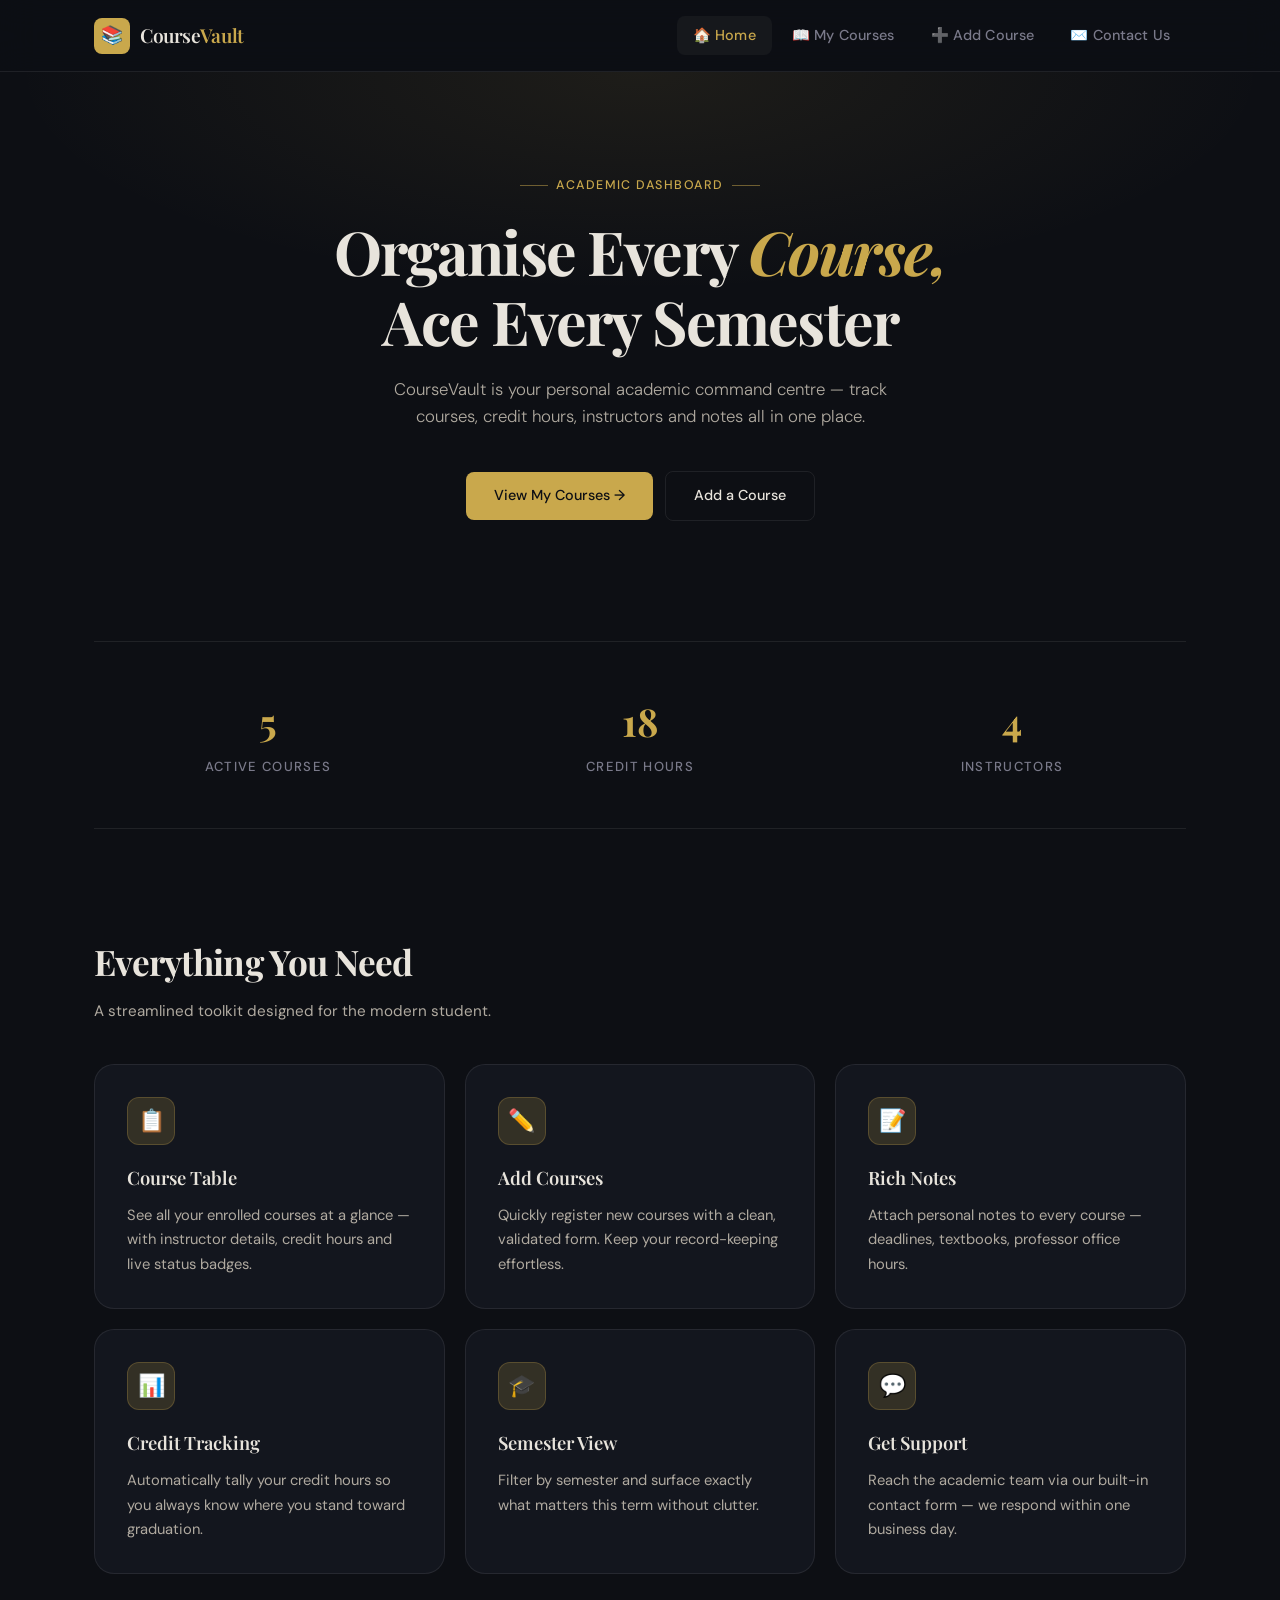
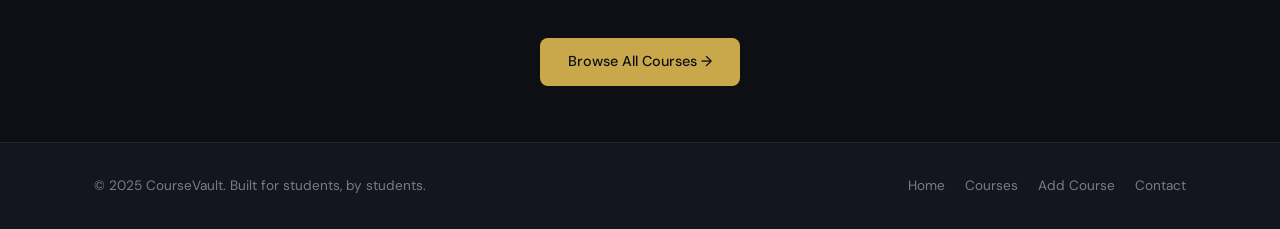
<file: index.html>
<!DOCTYPE html>
<html lang="en">
<head>
  <meta charset="UTF-8" />
  <meta name="viewport" content="width=device-width, initial-scale=1.0" />
  <title>CourseVault — Personal Course Organizer</title>
<link rel="stylesheet" href="style.css" />
</head>
<body>

  <!-- ═══ HEADER ═══ -->
  <header>
    <div class="container nav-inner">
      <a href="index.html" class="nav-logo" aria-label="CourseVault Home">
        <div class="nav-logo-icon">📚</div>
        <span class="nav-logo-text">Course<span>Vault</span></span>
      </a>

      <button class="nav-toggle" id="navToggle" aria-label="Toggle menu" aria-expanded="false">
        <span></span><span></span><span></span>
      </button>

      <nav id="mainNav" aria-label="Primary navigation">
        <ul>
          <li><a href="index.html" class="active">🏠 Home</a></li>
          <li><a href="courses.html">📖 My Courses</a></li>
          <li><a href="add-course.html">➕ Add Course</a></li>
          <li><a href="contact.html">✉️ Contact Us</a></li>
        </ul>
      </nav>
    </div>
  </header>

  <!-- ═══ MAIN ═══ -->
  <main>

    <!-- Hero -->
    <section class="hero" aria-labelledby="hero-title">
      <div class="container">
        <div class="hero-eyebrow fade-up">Academic Dashboard</div>
        <h1 id="hero-title" class="fade-up fade-up-1">
          Organise Every <em>Course,</em><br>Ace Every Semester
        </h1>
        <p class="hero-sub fade-up fade-up-2">
          CourseVault is your personal academic command centre — track
          courses, credit hours, instructors and notes all in one place.
        </p>
        <div class="btn-group fade-up fade-up-3">
          <a href="courses.html" class="btn btn-primary">View My Courses →</a>
          <a href="add-course.html" class="btn btn-outline">Add a Course</a>
        </div>
      </div>
    </section>

    <!-- Stats -->
    <section aria-label="Quick statistics">
      <div class="container">
        <div class="stats-row">
          <div>
            <span class="stat-num">5</span>
            <span class="stat-label">Active Courses</span>
          </div>
          <div>
            <span class="stat-num">18</span>
            <span class="stat-label">Credit Hours</span>
          </div>
          <div>
            <span class="stat-num">4</span>
            <span class="stat-label">Instructors</span>
          </div>
        </div>
      </div>
    </section>

    <!-- Features -->
    <section class="section" aria-labelledby="features-title">
      <div class="container">
        <div class="section-heading">
          <h2 id="features-title">Everything You Need</h2>
          <p>A streamlined toolkit designed for the modern student.</p>
        </div>

        <div class="cards-grid">
          <article class="card fade-up">
            <div class="card-icon">📋</div>
            <h3>Course Table</h3>
            <p>See all your enrolled courses at a glance — with instructor details, credit hours and live status badges.</p>
          </article>

          <article class="card fade-up fade-up-1">
            <div class="card-icon">✏️</div>
            <h3>Add Courses</h3>
            <p>Quickly register new courses with a clean, validated form. Keep your record-keeping effortless.</p>
          </article>

          <article class="card fade-up fade-up-2">
            <div class="card-icon">📝</div>
            <h3>Rich Notes</h3>
            <p>Attach personal notes to every course — deadlines, textbooks, professor office hours.</p>
          </article>

          <article class="card fade-up fade-up-3">
            <div class="card-icon">📊</div>
            <h3>Credit Tracking</h3>
            <p>Automatically tally your credit hours so you always know where you stand toward graduation.</p>
          </article>

          <article class="card fade-up">
            <div class="card-icon">🎓</div>
            <h3>Semester View</h3>
            <p>Filter by semester and surface exactly what matters this term without clutter.</p>
          </article>

          <article class="card fade-up fade-up-1">
            <div class="card-icon">💬</div>
            <h3>Get Support</h3>
            <p>Reach the academic team via our built-in contact form — we respond within one business day.</p>
          </article>
        </div>

        <div style="text-align:center;">
          <a href="courses.html" class="btn btn-primary">Browse All Courses →</a>
        </div>
      </div>
    </section>

  </main>

  <!-- ═══ FOOTER ═══ -->
  <footer>
    <div class="container footer-inner">
      <p class="footer-copy">© 2025 CourseVault. Built for students, by students.</p>
      <nav class="footer-links" aria-label="Footer links">
        <a href="index.html">Home</a>
        <a href="courses.html">Courses</a>
        <a href="add-course.html">Add Course</a>
        <a href="contact.html">Contact</a>
      </nav>
    </div>
  </footer>

  <script>
    const toggle = document.getElementById('navToggle');
    const nav    = document.getElementById('mainNav');
    toggle.addEventListener('click', () => {
      const open = nav.classList.toggle('open');
      toggle.setAttribute('aria-expanded', open);
    });
  </script>

</body>
</html>
</file>
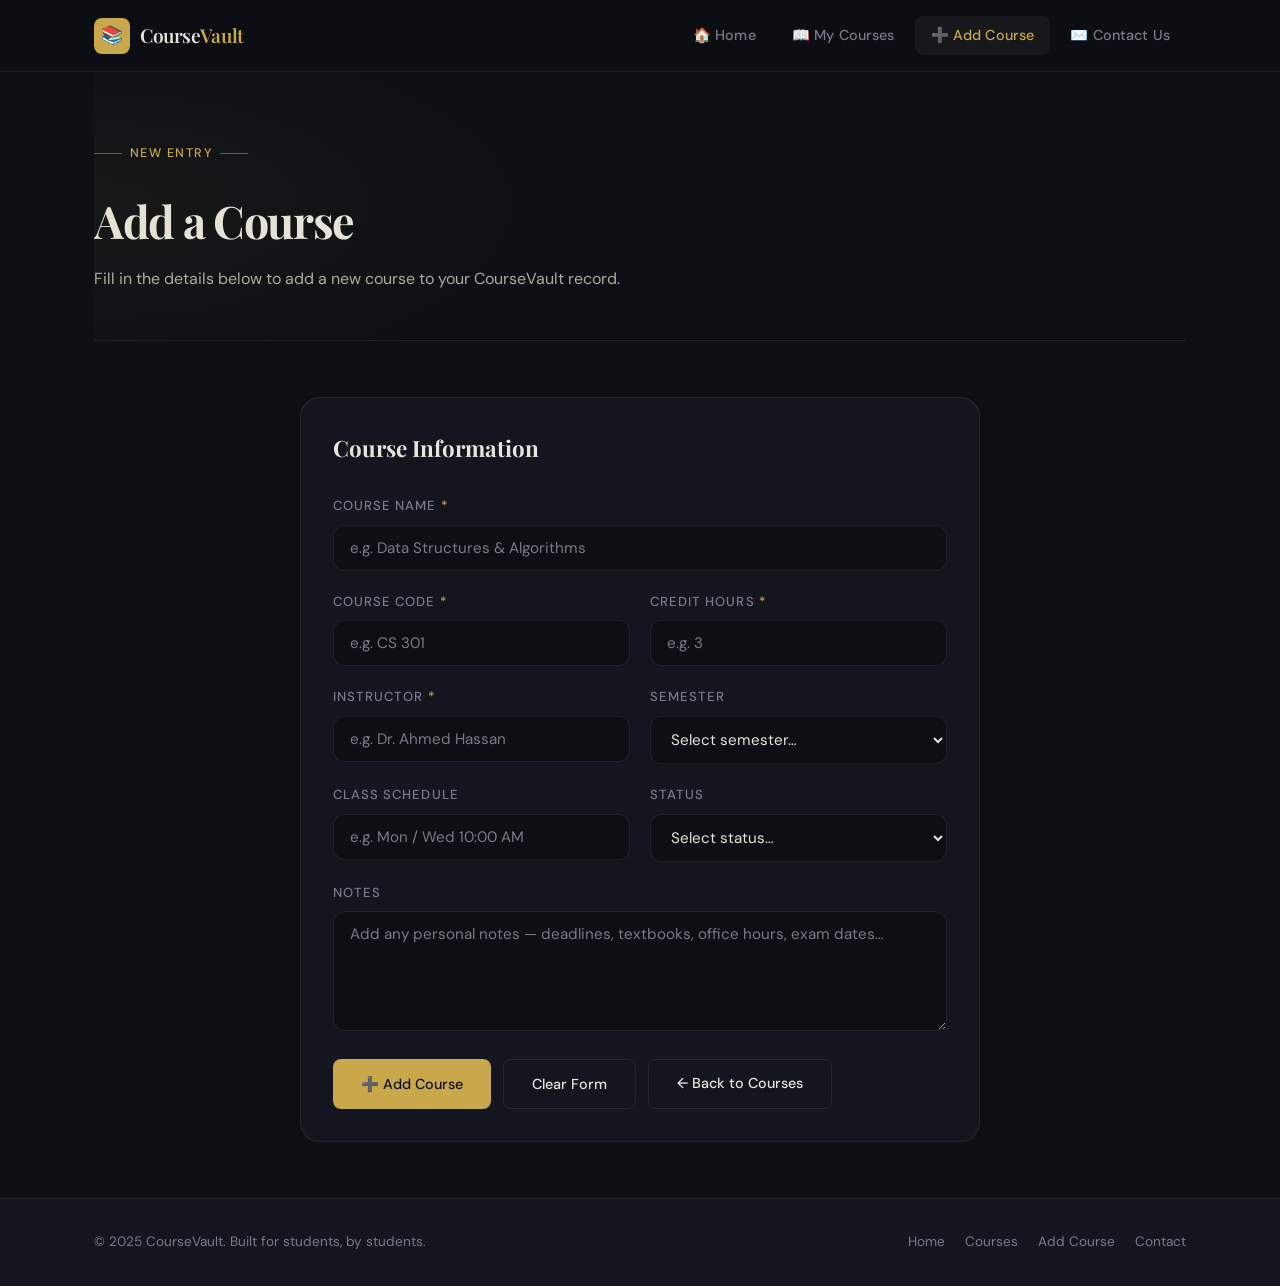
<file: add-course.html>
<!DOCTYPE html>
<html lang="en">
<head>
  <meta charset="UTF-8" />
  <meta name="viewport" content="width=device-width, initial-scale=1.0" />
  <title>Add Course — CourseVault</title>
<link rel="stylesheet" href="style.css" />
</head>
<body>

  <!-- ═══ HEADER ═══ -->
  <header>
    <div class="container nav-inner">
      <a href="index.html" class="nav-logo" aria-label="CourseVault Home">
        <div class="nav-logo-icon">📚</div>
        <span class="nav-logo-text">Course<span>Vault</span></span>
      </a>

      <button class="nav-toggle" id="navToggle" aria-label="Toggle menu" aria-expanded="false">
        <span></span><span></span><span></span>
      </button>

      <nav id="mainNav" aria-label="Primary navigation">
        <ul>
          <li><a href="index.html">🏠 Home</a></li>
          <li><a href="courses.html">📖 My Courses</a></li>
          <li><a href="add-course.html" class="active">➕ Add Course</a></li>
          <li><a href="contact.html">✉️ Contact Us</a></li>
        </ul>
      </nav>
    </div>
  </header>

  <!-- ═══ MAIN ═══ -->
  <main>
    <div class="container">

      <!-- Page Banner -->
      <div class="page-banner">
        <div class="hero-eyebrow">New Entry</div>
        <h1>Add a Course</h1>
        <p>Fill in the details below to add a new course to your CourseVault record.</p>
      </div>

      <!-- Form Card -->
      <div class="card form-card" style="margin-bottom:56px;">
        <h2 style="font-family:var(--font-display);font-size:1.4rem;margin-bottom:28px;">
          Course Information
        </h2>

        <form id="courseForm" novalidate>
          <div class="form-grid">

            <!-- Course Name -->
            <div class="form-group full">
              <label for="courseName">Course Name <span style="color:var(--accent)">*</span></label>
              <input
                type="text"
                id="courseName"
                name="courseName"
                placeholder="e.g. Data Structures &amp; Algorithms"
                required
                autocomplete="off"
              />
            </div>

            <!-- Course Code -->
            <div class="form-group">
              <label for="courseCode">Course Code <span style="color:var(--accent)">*</span></label>
              <input
                type="text"
                id="courseCode"
                name="courseCode"
                placeholder="e.g. CS 301"
                required
                autocomplete="off"
              />
            </div>

            <!-- Credit Hours -->
            <div class="form-group">
              <label for="creditHours">Credit Hours <span style="color:var(--accent)">*</span></label>
              <input
                type="number"
                id="creditHours"
                name="creditHours"
                placeholder="e.g. 3"
                min="1"
                max="6"
                required
              />
            </div>

            <!-- Instructor -->
            <div class="form-group">
              <label for="instructor">Instructor <span style="color:var(--accent)">*</span></label>
              <input
                type="text"
                id="instructor"
                name="instructor"
                placeholder="e.g. Dr. Ahmed Hassan"
                required
                autocomplete="off"
              />
            </div>

            <!-- Semester -->
            <div class="form-group">
              <label for="semester">Semester</label>
              <select id="semester" name="semester">
                <option value="" disabled selected>Select semester…</option>
                <option value="spring-2025">Spring 2025</option>
                <option value="summer-2025">Summer 2025</option>
                <option value="fall-2025">Fall 2025</option>
                <option value="spring-2026">Spring 2026</option>
              </select>
            </div>

            <!-- Schedule -->
            <div class="form-group">
              <label for="schedule">Class Schedule</label>
              <input
                type="text"
                id="schedule"
                name="schedule"
                placeholder="e.g. Mon / Wed 10:00 AM"
                autocomplete="off"
              />
            </div>

            <!-- Status -->
            <div class="form-group">
              <label for="status">Status</label>
              <select id="status" name="status">
                <option value="" disabled selected>Select status…</option>
                <option value="in-progress">In Progress</option>
                <option value="pending-grade">Pending Grade</option>
                <option value="upcoming-exam">Upcoming Exam</option>
                <option value="audit">Audit</option>
                <option value="dropped">Dropped</option>
              </select>
            </div>

            <!-- Notes -->
            <div class="form-group full">
              <label for="notes">Notes</label>
              <textarea
                id="notes"
                name="notes"
                placeholder="Add any personal notes — deadlines, textbooks, office hours, exam dates…"
              ></textarea>
            </div>

          </div><!-- /form-grid -->

          <!-- Actions -->
          <div class="form-actions" style="margin-top:28px;">
            <button type="submit" class="btn btn-primary">
              ➕ Add Course
            </button>
            <button type="reset" class="btn btn-outline">
              Clear Form
            </button>
            <a href="courses.html" class="btn btn-outline">
              ← Back to Courses
            </a>
          </div>

          <!-- Success alert -->
          <div class="alert alert-success" id="successAlert" role="alert" aria-live="polite">
            ✅ Course added successfully! <a href="courses.html" style="color:inherit;text-decoration:underline;">View all courses →</a>
          </div>

        </form>
      </div>

    </div>
  </main>

  <!-- ═══ FOOTER ═══ -->
  <footer>
    <div class="container footer-inner">
      <p class="footer-copy">© 2025 CourseVault. Built for students, by students.</p>
      <nav class="footer-links" aria-label="Footer links">
        <a href="index.html">Home</a>
        <a href="courses.html">Courses</a>
        <a href="add-course.html">Add Course</a>
        <a href="contact.html">Contact</a>
      </nav>
    </div>
  </footer>

  <script>
    /* Nav toggle */
    const toggle = document.getElementById('navToggle');
    const nav    = document.getElementById('mainNav');
    toggle.addEventListener('click', () => {
      const open = nav.classList.toggle('open');
      toggle.setAttribute('aria-expanded', open);
    });

    /* Form submission */
    const form  = document.getElementById('courseForm');
    const alert = document.getElementById('successAlert');

    form.addEventListener('submit', (e) => {
      e.preventDefault();

      /* Basic validation */
      const required = ['courseName', 'courseCode', 'creditHours', 'instructor'];
      let valid = true;

      required.forEach(id => {
        const el = document.getElementById(id);
        if (!el.value.trim()) {
          el.style.borderColor = '#f87171';
          valid = false;
        } else {
          el.style.borderColor = '';
        }
      });

      if (!valid) return;

      /* Show success */
      alert.style.display = 'flex';
      form.reset();
      alert.scrollIntoView({ behavior: 'smooth', block: 'nearest' });
    });
  </script>

</body>
</html>
</file>
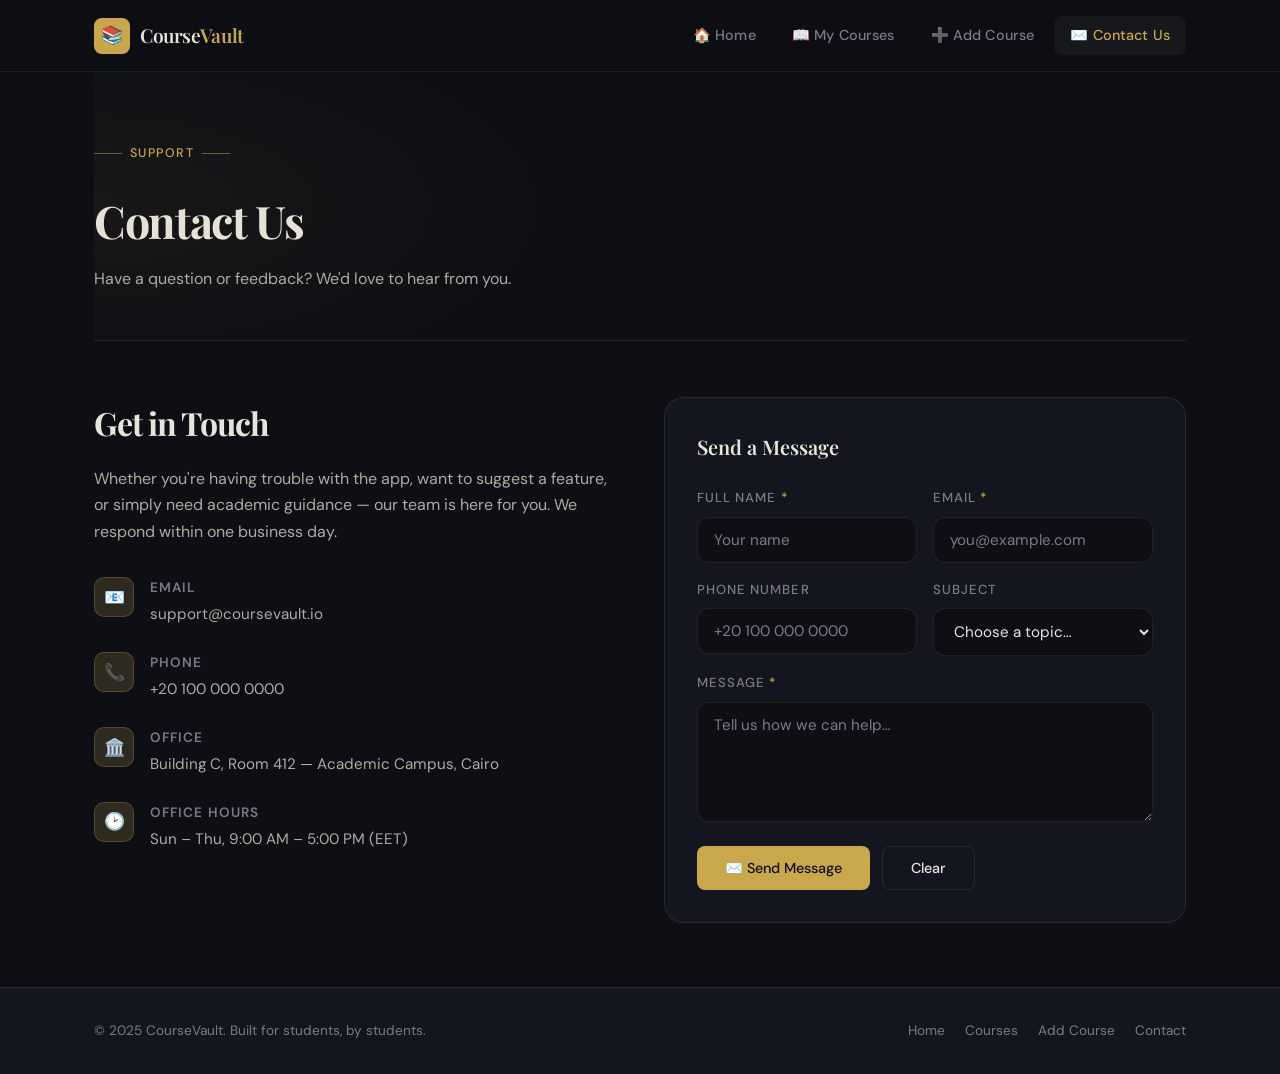
<file: contact.html>
<!DOCTYPE html>
<html lang="en">
<head>
  <meta charset="UTF-8" />
  <meta name="viewport" content="width=device-width, initial-scale=1.0" />
  <title>Contact Us — CourseVault</title>
<link rel="stylesheet" href="style.css" />
</head>
<body>

  <!-- ═══ HEADER ═══ -->
  <header>
    <div class="container nav-inner">
      <a href="index.html" class="nav-logo" aria-label="CourseVault Home">
        <div class="nav-logo-icon">📚</div>
        <span class="nav-logo-text">Course<span>Vault</span></span>
      </a>

      <button class="nav-toggle" id="navToggle" aria-label="Toggle menu" aria-expanded="false">
        <span></span><span></span><span></span>
      </button>

      <nav id="mainNav" aria-label="Primary navigation">
        <ul>
          <li><a href="index.html">🏠 Home</a></li>
          <li><a href="courses.html">📖 My Courses</a></li>
          <li><a href="add-course.html">➕ Add Course</a></li>
          <li><a href="contact.html" class="active">✉️ Contact Us</a></li>
        </ul>
      </nav>
    </div>
  </header>

  <!-- ═══ MAIN ═══ -->
  <main>
    <div class="container">

      <!-- Page Banner -->
      <div class="page-banner">
        <div class="hero-eyebrow">Support</div>
        <h1>Contact Us</h1>
        <p>Have a question or feedback? We'd love to hear from you.</p>
      </div>

      <!-- Contact Grid -->
      <section class="contact-grid" style="margin-bottom:64px;" aria-labelledby="contact-title">

        <!-- Left: info -->
        <div class="contact-info">
          <h2 id="contact-title">Get in Touch</h2>
          <p>
            Whether you're having trouble with the app, want to suggest a feature,
            or simply need academic guidance — our team is here for you. We respond
            within one business day.
          </p>

          <div class="contact-item">
            <div class="contact-item-icon">📧</div>
            <div class="contact-item-text">
              <strong>Email</strong>
              <span>support@coursevault.io</span>
            </div>
          </div>

          <div class="contact-item">
            <div class="contact-item-icon">📞</div>
            <div class="contact-item-text">
              <strong>Phone</strong>
              <span>+20 100 000 0000</span>
            </div>
          </div>

          <div class="contact-item">
            <div class="contact-item-icon">🏛️</div>
            <div class="contact-item-text">
              <strong>Office</strong>
              <span>Building C, Room 412 — Academic Campus, Cairo</span>
            </div>
          </div>

          <div class="contact-item">
            <div class="contact-item-icon">🕑</div>
            <div class="contact-item-text">
              <strong>Office Hours</strong>
              <span>Sun – Thu, 9:00 AM – 5:00 PM (EET)</span>
            </div>
          </div>
        </div>

        <!-- Right: form -->
        <div class="card" style="height:fit-content;">
          <h3 style="font-family:var(--font-display);font-size:1.25rem;margin-bottom:24px;">
            Send a Message
          </h3>

          <form id="contactForm" novalidate>
            <div class="form-grid" style="gap:16px;">

              <div class="form-group">
                <label for="fullName">Full Name <span style="color:var(--accent)">*</span></label>
                <input
                  type="text"
                  id="fullName"
                  name="fullName"
                  placeholder="Your name"
                  required
                />
              </div>

              <div class="form-group">
                <label for="email">Email <span style="color:var(--accent)">*</span></label>
                <input
                  type="email"
                  id="email"
                  name="email"
                  placeholder="you@example.com"
                  required
                />
              </div>

              <div class="form-group">
                <label for="phone">Phone Number</label>
                <input
                  type="tel"
                  id="phone"
                  name="phone"
                  placeholder="+20 100 000 0000"
                />
              </div>

              <div class="form-group">
                <label for="subject">Subject</label>
                <select id="subject" name="subject">
                  <option value="" disabled selected>Choose a topic…</option>
                  <option value="bug">Report a Bug</option>
                  <option value="feature">Feature Request</option>
                  <option value="academic">Academic Support</option>
                  <option value="general">General Enquiry</option>
                </select>
              </div>

              <div class="form-group full">
                <label for="message">Message <span style="color:var(--accent)">*</span></label>
                <textarea
                  id="message"
                  name="message"
                  placeholder="Tell us how we can help…"
                  required
                ></textarea>
              </div>

            </div><!-- /form-grid -->

            <div class="form-actions" style="margin-top:24px;">
              <button type="submit" class="btn btn-primary">
                ✉️ Send Message
              </button>
              <button type="reset" class="btn btn-outline">Clear</button>
            </div>

            <div class="alert alert-success" id="contactSuccess" role="alert" aria-live="polite">
              ✅ Message sent! We'll reply within one business day.
            </div>

          </form>
        </div>

      </section>
    </div>
  </main>

  <!-- ═══ FOOTER ═══ -->
  <footer>
    <div class="container footer-inner">
      <p class="footer-copy">© 2025 CourseVault. Built for students, by students.</p>
      <nav class="footer-links" aria-label="Footer links">
        <a href="index.html">Home</a>
        <a href="courses.html">Courses</a>
        <a href="add-course.html">Add Course</a>
        <a href="contact.html">Contact</a>
      </nav>
    </div>
  </footer>

  <script>
    /* Nav toggle */
    const toggle = document.getElementById('navToggle');
    const nav    = document.getElementById('mainNav');
    toggle.addEventListener('click', () => {
      const open = nav.classList.toggle('open');
      toggle.setAttribute('aria-expanded', open);
    });

    /* Contact form */
    const form    = document.getElementById('contactForm');
    const success = document.getElementById('contactSuccess');

    form.addEventListener('submit', (e) => {
      e.preventDefault();

      const required = ['fullName', 'email', 'message'];
      let valid = true;

      required.forEach(id => {
        const el = document.getElementById(id);
        if (!el.value.trim()) {
          el.style.borderColor = '#f87171';
          valid = false;
        } else {
          el.style.borderColor = '';
        }
      });

      if (!valid) return;

      success.style.display = 'flex';
      form.reset();
      success.scrollIntoView({ behavior: 'smooth', block: 'nearest' });
    });
  </script>

</body>
</html>
</file>
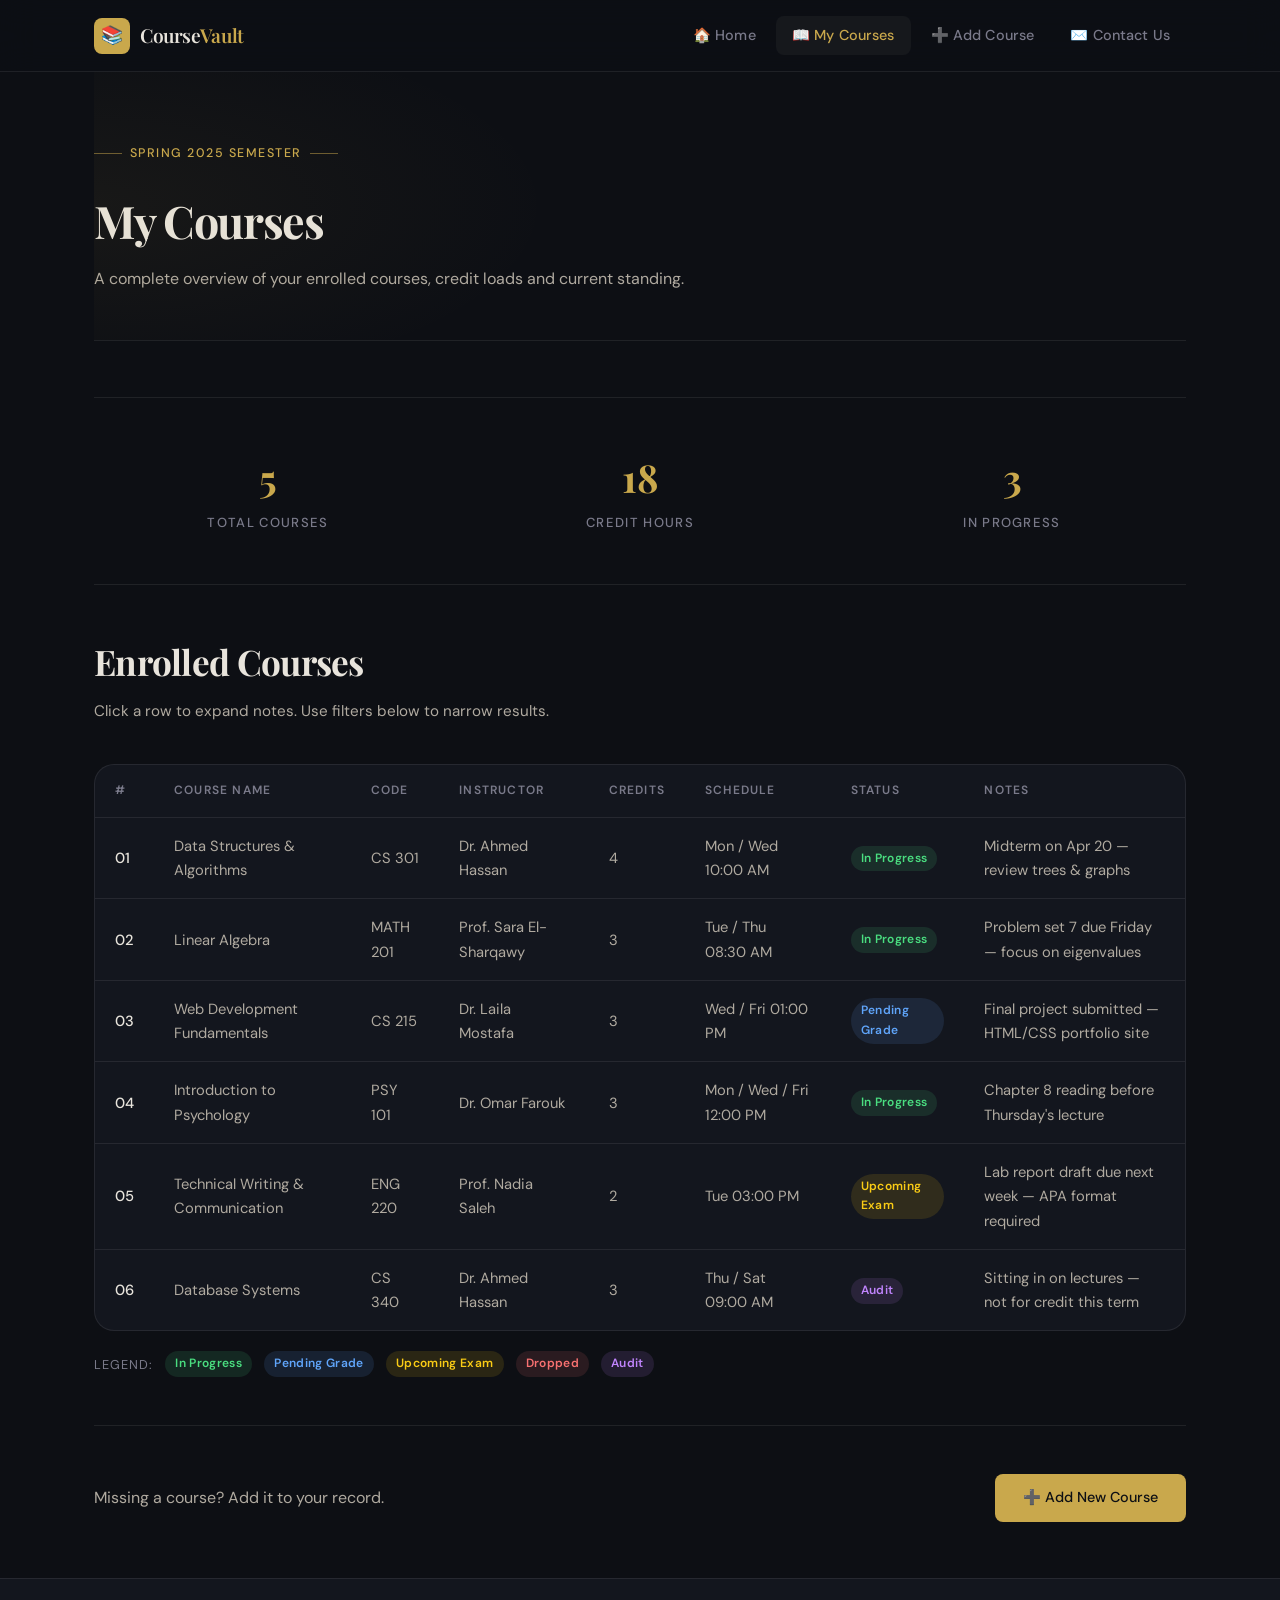
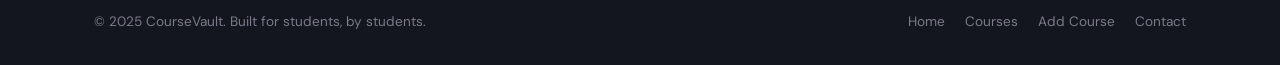
<file: courses.html>
<!DOCTYPE html>
<html lang="en">
<head>
  <meta charset="UTF-8" />
  <meta name="viewport" content="width=device-width, initial-scale=1.0" />
  <title>My Courses — CourseVault</title>
<link rel="stylesheet" href="style.css" />
</head>
<body>

  <!-- ═══ HEADER ═══ -->
  <header>
    <div class="container nav-inner">
      <a href="index.html" class="nav-logo" aria-label="CourseVault Home">
        <div class="nav-logo-icon">📚</div>
        <span class="nav-logo-text">Course<span>Vault</span></span>
      </a>

      <button class="nav-toggle" id="navToggle" aria-label="Toggle menu" aria-expanded="false">
        <span></span><span></span><span></span>
      </button>

      <nav id="mainNav" aria-label="Primary navigation">
        <ul>
          <li><a href="index.html">🏠 Home</a></li>
          <li><a href="courses.html" class="active">📖 My Courses</a></li>
          <li><a href="add-course.html">➕ Add Course</a></li>
          <li><a href="contact.html">✉️ Contact Us</a></li>
        </ul>
      </nav>
    </div>
  </header>

  <!-- ═══ MAIN ═══ -->
  <main>
    <div class="container">

      <!-- Page Banner -->
      <div class="page-banner">
        <div class="hero-eyebrow">Spring 2025 Semester</div>
        <h1>My Courses</h1>
        <p>A complete overview of your enrolled courses, credit loads and current standing.</p>
      </div>

      <!-- Summary cards -->
      <div class="stats-row" style="margin-top:0;">
        <div>
          <span class="stat-num">5</span>
          <span class="stat-label">Total Courses</span>
        </div>
        <div>
          <span class="stat-num">18</span>
          <span class="stat-label">Credit Hours</span>
        </div>
        <div>
          <span class="stat-num">3</span>
          <span class="stat-label">In Progress</span>
        </div>
      </div>

      <!-- Course Table -->
      <section aria-labelledby="table-heading">
        <div class="section-heading">
          <h2 id="table-heading">Enrolled Courses</h2>
          <p>Click a row to expand notes. Use filters below to narrow results.</p>
        </div>

        <div class="table-wrapper">
          <table aria-label="Enrolled courses list">
            <thead>
              <tr>
                <th scope="col">#</th>
                <th scope="col">Course Name</th>
                <th scope="col">Code</th>
                <th scope="col">Instructor</th>
                <th scope="col">Credits</th>
                <th scope="col">Schedule</th>
                <th scope="col">Status</th>
                <th scope="col">Notes</th>
              </tr>
            </thead>
            <tbody>
              <tr>
                <td>01</td>
                <td>Data Structures &amp; Algorithms</td>
                <td>CS 301</td>
                <td>Dr. Ahmed Hassan</td>
                <td>4</td>
                <td>Mon / Wed 10:00 AM</td>
                <td><span class="badge badge-green">In Progress</span></td>
                <td>Midterm on Apr 20 — review trees &amp; graphs</td>
              </tr>
              <tr>
                <td>02</td>
                <td>Linear Algebra</td>
                <td>MATH 201</td>
                <td>Prof. Sara El-Sharqawy</td>
                <td>3</td>
                <td>Tue / Thu 08:30 AM</td>
                <td><span class="badge badge-green">In Progress</span></td>
                <td>Problem set 7 due Friday — focus on eigenvalues</td>
              </tr>
              <tr>
                <td>03</td>
                <td>Web Development Fundamentals</td>
                <td>CS 215</td>
                <td>Dr. Laila Mostafa</td>
                <td>3</td>
                <td>Wed / Fri 01:00 PM</td>
                <td><span class="badge badge-blue">Pending Grade</span></td>
                <td>Final project submitted — HTML/CSS portfolio site</td>
              </tr>
              <tr>
                <td>04</td>
                <td>Introduction to Psychology</td>
                <td>PSY 101</td>
                <td>Dr. Omar Farouk</td>
                <td>3</td>
                <td>Mon / Wed / Fri 12:00 PM</td>
                <td><span class="badge badge-green">In Progress</span></td>
                <td>Chapter 8 reading before Thursday's lecture</td>
              </tr>
              <tr>
                <td>05</td>
                <td>Technical Writing &amp; Communication</td>
                <td>ENG 220</td>
                <td>Prof. Nadia Saleh</td>
                <td>2</td>
                <td>Tue 03:00 PM</td>
                <td><span class="badge badge-yellow">Upcoming Exam</span></td>
                <td>Lab report draft due next week — APA format required</td>
              </tr>
              <tr>
                <td>06</td>
                <td>Database Systems</td>
                <td>CS 340</td>
                <td>Dr. Ahmed Hassan</td>
                <td>3</td>
                <td>Thu / Sat 09:00 AM</td>
                <td><span class="badge badge-purple">Audit</span></td>
                <td>Sitting in on lectures — not for credit this term</td>
              </tr>
            </tbody>
          </table>
        </div>

        <!-- Legend -->
        <div style="display:flex; gap:12px; flex-wrap:wrap; margin-top:20px; align-items:center;">
          <span style="font-size:0.8rem; color:var(--text-muted); text-transform:uppercase; letter-spacing:0.08em;">Legend:</span>
          <span class="badge badge-green">In Progress</span>
          <span class="badge badge-blue">Pending Grade</span>
          <span class="badge badge-yellow">Upcoming Exam</span>
          <span class="badge badge-red">Dropped</span>
          <span class="badge badge-purple">Audit</span>
        </div>
      </section>

      <hr class="divider" />

      <!-- CTA -->
      <div style="display:flex; justify-content:space-between; align-items:center; flex-wrap:wrap; gap:16px; padding-bottom:56px;">
        <p style="color:var(--text-light);">Missing a course? Add it to your record.</p>
        <a href="add-course.html" class="btn btn-primary">➕ Add New Course</a>
      </div>

    </div>
  </main>

  <!-- ═══ FOOTER ═══ -->
  <footer>
    <div class="container footer-inner">
      <p class="footer-copy">© 2025 CourseVault. Built for students, by students.</p>
      <nav class="footer-links" aria-label="Footer links">
        <a href="index.html">Home</a>
        <a href="courses.html">Courses</a>
        <a href="add-course.html">Add Course</a>
        <a href="contact.html">Contact</a>
      </nav>
    </div>
  </footer>

  <script>
    const toggle = document.getElementById('navToggle');
    const nav    = document.getElementById('mainNav');
    toggle.addEventListener('click', () => {
      const open = nav.classList.toggle('open');
      toggle.setAttribute('aria-expanded', open);
    });
  </script>

</body>
</html>
</file>
<file: style.css>
/* ============================================
   PERSONAL COURSE ORGANIZER — style.css
   Aesthetic: Academic Luxe / Dark Refined
   ============================================ */

@import url('https://fonts.googleapis.com/css2?family=Playfair+Display:wght@400;600;700&family=DM+Sans:ital,wght@0,300;0,400;0,500;1,300&display=swap');

/* ── CSS Variables ─────────────────────────── */
:root {
  --bg:         #0d0f14;
  --bg-card:    #13161e;
  --bg-glass:   rgba(255,255,255,0.04);
  --border:     rgba(255,255,255,0.08);
  --accent:     #c9a84c;
  --accent-dim: #a8873a;
  --accent-glow:rgba(201,168,76,0.18);
  --text:       #e8e4dc;
  --text-muted: #7a7a8a;
  --text-light: #b0aaa0;
  --nav-h:      72px;
  --radius:     12px;
  --radius-lg:  20px;
  --shadow:     0 8px 32px rgba(0,0,0,0.45);
  --transition: 0.28s cubic-bezier(0.4,0,0.2,1);
  --font-display: 'Playfair Display', Georgia, serif;
  --font-body:    'DM Sans', sans-serif;
}

/* ── Reset & Base ──────────────────────────── */
*, *::before, *::after { box-sizing: border-box; margin: 0; padding: 0; }

html { scroll-behavior: smooth; }

body {
  background: var(--bg);
  color: var(--text);
  font-family: var(--font-body);
  font-size: 16px;
  line-height: 1.65;
  min-height: 100vh;
  display: flex;
  flex-direction: column;
}

img { display: block; max-width: 100%; }

a { color: var(--accent); text-decoration: none; transition: color var(--transition); }
a:hover { color: #f0c96a; }

/* ── Utility ───────────────────────────────── */
.container {
  width: 100%;
  max-width: 1140px;
  margin: 0 auto;
  padding: 0 24px;
}

.sr-only {
  position: absolute; width:1px; height:1px;
  padding:0; margin:-1px; overflow:hidden;
  clip:rect(0,0,0,0); white-space:nowrap; border:0;
}

/* ── Header / Nav ──────────────────────────── */
header {
  position: sticky;
  top: 0;
  z-index: 100;
  height: var(--nav-h);
  background: rgba(13,15,20,0.85);
  backdrop-filter: blur(18px);
  -webkit-backdrop-filter: blur(18px);
  border-bottom: 1px solid var(--border);
}

.nav-inner {
  display: flex;
  align-items: center;
  justify-content: space-between;
  height: 100%;
}

.nav-logo {
  display: flex;
  align-items: center;
  gap: 10px;
  text-decoration: none;
}

.nav-logo-icon {
  width: 36px; height: 36px;
  background: var(--accent);
  border-radius: 8px;
  display: grid;
  place-items: center;
  font-size: 18px;
}

.nav-logo-text {
  font-family: var(--font-display);
  font-size: 1.2rem;
  font-weight: 600;
  color: var(--text);
  letter-spacing: -0.02em;
}

.nav-logo-text span { color: var(--accent); }

nav ul {
  list-style: none;
  display: flex;
  align-items: center;
  gap: 4px;
}

nav ul li a {
  display: flex;
  align-items: center;
  gap: 6px;
  padding: 8px 16px;
  border-radius: 8px;
  font-size: 0.9rem;
  font-weight: 500;
  color: var(--text-muted);
  letter-spacing: 0.01em;
  transition: background var(--transition), color var(--transition);
}

nav ul li a:hover,
nav ul li a.active {
  background: var(--bg-glass);
  color: var(--text);
}

nav ul li a.active {
  color: var(--accent);
}

/* hamburger */
.nav-toggle {
  display: none;
  flex-direction: column;
  gap: 5px;
  background: none;
  border: none;
  cursor: pointer;
  padding: 4px;
}
.nav-toggle span {
  display: block;
  width: 24px; height: 2px;
  background: var(--text);
  border-radius: 2px;
  transition: transform var(--transition), opacity var(--transition);
}

/* ── Main content area ─────────────────────── */
main { flex: 1; }

/* ── Page Hero ─────────────────────────────── */
.hero {
  padding: 96px 0 72px;
  text-align: center;
  position: relative;
  overflow: hidden;
}

.hero::before {
  content: '';
  position: absolute;
  inset: 0;
  background: radial-gradient(ellipse 70% 60% at 50% 0%, rgba(201,168,76,0.09) 0%, transparent 70%);
  pointer-events: none;
}

.hero-eyebrow {
  display: inline-flex;
  align-items: center;
  gap: 8px;
  font-size: 0.78rem;
  font-weight: 500;
  letter-spacing: 0.12em;
  text-transform: uppercase;
  color: var(--accent);
  margin-bottom: 20px;
}

.hero-eyebrow::before,
.hero-eyebrow::after {
  content: '';
  display: block;
  width: 28px; height: 1px;
  background: var(--accent);
  opacity: 0.5;
}

.hero h1 {
  font-family: var(--font-display);
  font-size: clamp(2.2rem, 6vw, 3.8rem);
  font-weight: 700;
  line-height: 1.15;
  letter-spacing: -0.03em;
  color: var(--text);
  margin-bottom: 20px;
}

.hero h1 em {
  font-style: italic;
  color: var(--accent);
}

.hero-sub {
  max-width: 520px;
  margin: 0 auto 40px;
  color: var(--text-light);
  font-size: 1.05rem;
  font-weight: 300;
}

/* ── Buttons ───────────────────────────────── */
.btn {
  display: inline-flex;
  align-items: center;
  gap: 8px;
  padding: 12px 28px;
  border-radius: 8px;
  font-family: var(--font-body);
  font-size: 0.9rem;
  font-weight: 500;
  cursor: pointer;
  border: none;
  transition: background var(--transition), transform var(--transition), box-shadow var(--transition);
}

.btn-primary {
  background: var(--accent);
  color: #0d0f14;
}

.btn-primary:hover {
  background: #f0c96a;
  color: #0d0f14;
  transform: translateY(-2px);
  box-shadow: 0 8px 24px var(--accent-glow);
}

.btn-outline {
  background: transparent;
  color: var(--text);
  border: 1px solid var(--border);
}

.btn-outline:hover {
  border-color: var(--accent);
  color: var(--accent);
  transform: translateY(-2px);
}

.btn-group {
  display: flex;
  align-items: center;
  gap: 12px;
  flex-wrap: wrap;
  justify-content: center;
}

/* ── Cards ─────────────────────────────────── */
.card {
  background: var(--bg-card);
  border: 1px solid var(--border);
  border-radius: var(--radius-lg);
  padding: 32px;
  transition: border-color var(--transition), transform var(--transition), box-shadow var(--transition);
}

.card:hover {
  border-color: rgba(201,168,76,0.3);
  transform: translateY(-4px);
  box-shadow: var(--shadow);
}

.card-icon {
  width: 48px; height: 48px;
  border-radius: 12px;
  background: var(--accent-glow);
  border: 1px solid rgba(201,168,76,0.25);
  display: grid;
  place-items: center;
  font-size: 22px;
  margin-bottom: 18px;
}

.card h3 {
  font-family: var(--font-display);
  font-size: 1.15rem;
  font-weight: 600;
  margin-bottom: 10px;
  color: var(--text);
}

.card p { color: var(--text-light); font-size: 0.92rem; }

/* ── Stats Row ─────────────────────────────── */
.stats-row {
  display: grid;
  grid-template-columns: repeat(3, 1fr);
  gap: 24px;
  padding: 48px 0;
  border-top: 1px solid var(--border);
  border-bottom: 1px solid var(--border);
  margin: 48px 0;
  text-align: center;
}

.stat-num {
  font-family: var(--font-display);
  font-size: 2.4rem;
  font-weight: 700;
  color: var(--accent);
  display: block;
}

.stat-label {
  font-size: 0.82rem;
  text-transform: uppercase;
  letter-spacing: 0.1em;
  color: var(--text-muted);
  font-weight: 500;
}

/* ── Section Heading ───────────────────────── */
.section-heading {
  margin-bottom: 40px;
}

.section-heading h2 {
  font-family: var(--font-display);
  font-size: clamp(1.5rem, 3vw, 2.2rem);
  font-weight: 700;
  letter-spacing: -0.02em;
  margin-bottom: 8px;
}

.section-heading p {
  color: var(--text-light);
  font-size: 0.95rem;
}

/* ── Table ─────────────────────────────────── */
.table-wrapper {
  width: 100%;
  overflow-x: auto;
  border: 1px solid var(--border);
  border-radius: var(--radius-lg);
  background: var(--bg-card);
}

table {
  width: 100%;
  border-collapse: collapse;
  font-size: 0.92rem;
}

thead tr {
  border-bottom: 1px solid var(--border);
}

thead th {
  padding: 16px 20px;
  text-align: left;
  font-size: 0.75rem;
  font-weight: 600;
  text-transform: uppercase;
  letter-spacing: 0.1em;
  color: var(--text-muted);
  white-space: nowrap;
}

tbody tr {
  border-bottom: 1px solid var(--border);
  transition: background var(--transition);
}

tbody tr:last-child { border-bottom: none; }

tbody tr:hover { background: var(--bg-glass); }

tbody td {
  padding: 16px 20px;
  color: var(--text-light);
  vertical-align: middle;
}

tbody td:first-child { color: var(--text); font-weight: 500; }

.badge {
  display: inline-block;
  padding: 3px 10px;
  border-radius: 100px;
  font-size: 0.75rem;
  font-weight: 600;
  letter-spacing: 0.03em;
}

.badge-green  { background: rgba(74,222,128,0.12); color: #4ade80; }
.badge-yellow { background: rgba(250,204,21,0.12);  color: #facc15; }
.badge-blue   { background: rgba(96,165,250,0.12);  color: #60a5fa; }
.badge-red    { background: rgba(248,113,113,0.12); color: #f87171; }
.badge-purple { background: rgba(192,132,252,0.12); color: #c084fc; }

/* ── Form ──────────────────────────────────── */
.form-card {
  max-width: 680px;
  margin: 0 auto;
}

.form-grid {
  display: grid;
  grid-template-columns: 1fr 1fr;
  gap: 20px;
}

.form-group {
  display: flex;
  flex-direction: column;
  gap: 8px;
}

.form-group.full { grid-column: 1 / -1; }

label {
  font-size: 0.82rem;
  font-weight: 500;
  text-transform: uppercase;
  letter-spacing: 0.08em;
  color: var(--text-muted);
}

input[type="text"],
input[type="email"],
input[type="number"],
input[type="tel"],
select,
textarea {
  width: 100%;
  background: var(--bg);
  border: 1px solid var(--border);
  border-radius: var(--radius);
  padding: 12px 16px;
  color: var(--text);
  font-family: var(--font-body);
  font-size: 0.95rem;
  outline: none;
  transition: border-color var(--transition), box-shadow var(--transition);
}

input:focus, select:focus, textarea:focus {
  border-color: var(--accent);
  box-shadow: 0 0 0 3px var(--accent-glow);
}

input::placeholder, textarea::placeholder { color: var(--text-muted); }

select option { background: var(--bg-card); }

textarea { resize: vertical; min-height: 120px; }

.form-actions {
  display: flex;
  gap: 12px;
  margin-top: 8px;
  flex-wrap: wrap;
}

/* ── Contact grid ──────────────────────────── */
.contact-grid {
  display: grid;
  grid-template-columns: 1fr 1fr;
  gap: 48px;
  align-items: start;
}

.contact-info h2 {
  font-family: var(--font-display);
  font-size: 2rem;
  font-weight: 700;
  letter-spacing: -0.03em;
  margin-bottom: 16px;
}

.contact-info p { color: var(--text-light); margin-bottom: 32px; }

.contact-item {
  display: flex;
  align-items: flex-start;
  gap: 16px;
  margin-bottom: 24px;
}

.contact-item-icon {
  width: 40px; height: 40px; flex-shrink: 0;
  border-radius: 10px;
  background: var(--accent-glow);
  border: 1px solid rgba(201,168,76,0.25);
  display: grid;
  place-items: center;
  font-size: 17px;
}

.contact-item-text strong {
  display: block;
  font-size: 0.85rem;
  font-weight: 600;
  text-transform: uppercase;
  letter-spacing: 0.08em;
  color: var(--text-muted);
  margin-bottom: 2px;
}

.contact-item-text span { color: var(--text-light); font-size: 0.95rem; }

/* ── Page header banner ────────────────────── */
.page-banner {
  padding: 64px 0 48px;
  border-bottom: 1px solid var(--border);
  margin-bottom: 56px;
  position: relative;
  overflow: hidden;
}

.page-banner::before {
  content: '';
  position: absolute;
  inset: 0;
  background: radial-gradient(ellipse 60% 100% at 0% 50%, rgba(201,168,76,0.06) 0%, transparent 70%);
  pointer-events: none;
}

.page-banner h1 {
  font-family: var(--font-display);
  font-size: clamp(1.8rem, 4vw, 2.8rem);
  font-weight: 700;
  letter-spacing: -0.03em;
  margin-bottom: 8px;
}

.page-banner p { color: var(--text-light); font-size: 1rem; }

/* ── Footer ────────────────────────────────── */
footer {
  margin-top: auto;
  border-top: 1px solid var(--border);
  background: var(--bg-card);
  padding: 32px 0;
}

.footer-inner {
  display: flex;
  align-items: center;
  justify-content: space-between;
  gap: 16px;
  flex-wrap: wrap;
}

.footer-copy {
  font-size: 0.85rem;
  color: var(--text-muted);
}

.footer-links {
  display: flex;
  gap: 20px;
}

.footer-links a {
  font-size: 0.85rem;
  color: var(--text-muted);
  transition: color var(--transition);
}

.footer-links a:hover { color: var(--accent); }

/* ── Feature cards grid ────────────────────── */
.cards-grid {
  display: grid;
  grid-template-columns: repeat(3, 1fr);
  gap: 20px;
  margin-bottom: 64px;
}

/* ── Sections spacing ──────────────────────── */
.section { padding: 56px 0; }

/* ── Success / info alert ──────────────────── */
.alert {
  display: none;
  align-items: center;
  gap: 12px;
  padding: 14px 18px;
  border-radius: var(--radius);
  font-size: 0.9rem;
  margin-top: 16px;
}

.alert-success {
  background: rgba(74,222,128,0.1);
  border: 1px solid rgba(74,222,128,0.25);
  color: #4ade80;
}

/* ── Divider ───────────────────────────────── */
.divider {
  border: none;
  border-top: 1px solid var(--border);
  margin: 48px 0;
}

/* ── Responsive ────────────────────────────── */
@media (max-width: 900px) {
  .cards-grid { grid-template-columns: 1fr 1fr; }
  .contact-grid { grid-template-columns: 1fr; gap: 40px; }
  .stats-row { grid-template-columns: 1fr; gap: 32px; }
}

@media (max-width: 720px) {
  :root { --nav-h: 64px; }

  .nav-toggle { display: flex; }

  nav {
    position: absolute;
    top: var(--nav-h);
    left: 0; right: 0;
    background: rgba(13,15,20,0.97);
    backdrop-filter: blur(18px);
    border-bottom: 1px solid var(--border);
    max-height: 0;
    overflow: hidden;
    transition: max-height 0.35s cubic-bezier(0.4,0,0.2,1);
  }

  nav.open { max-height: 400px; }

  nav ul {
    flex-direction: column;
    align-items: stretch;
    padding: 16px 24px 24px;
    gap: 4px;
  }

  nav ul li a { padding: 12px 16px; }

  .cards-grid { grid-template-columns: 1fr; }

  .form-grid { grid-template-columns: 1fr; }
  .form-group.full { grid-column: 1; }

  .hero { padding: 64px 0 48px; }

  .page-banner { padding: 48px 0 36px; }

  .footer-inner { flex-direction: column; text-align: center; }
}

@media (max-width: 480px) {
  .container { padding: 0 16px; }
  .card { padding: 24px 20px; }
  .btn { padding: 11px 22px; }
}

/* ── Animations ────────────────────────────── */
@keyframes fadeUp {
  from { opacity: 0; transform: translateY(20px); }
  to   { opacity: 1; transform: translateY(0); }
}

.fade-up {
  animation: fadeUp 0.6s var(--transition) both;
}

.fade-up-1 { animation-delay: 0.05s; }
.fade-up-2 { animation-delay: 0.15s; }
.fade-up-3 { animation-delay: 0.25s; }
.fade-up-4 { animation-delay: 0.35s; }
</file>
